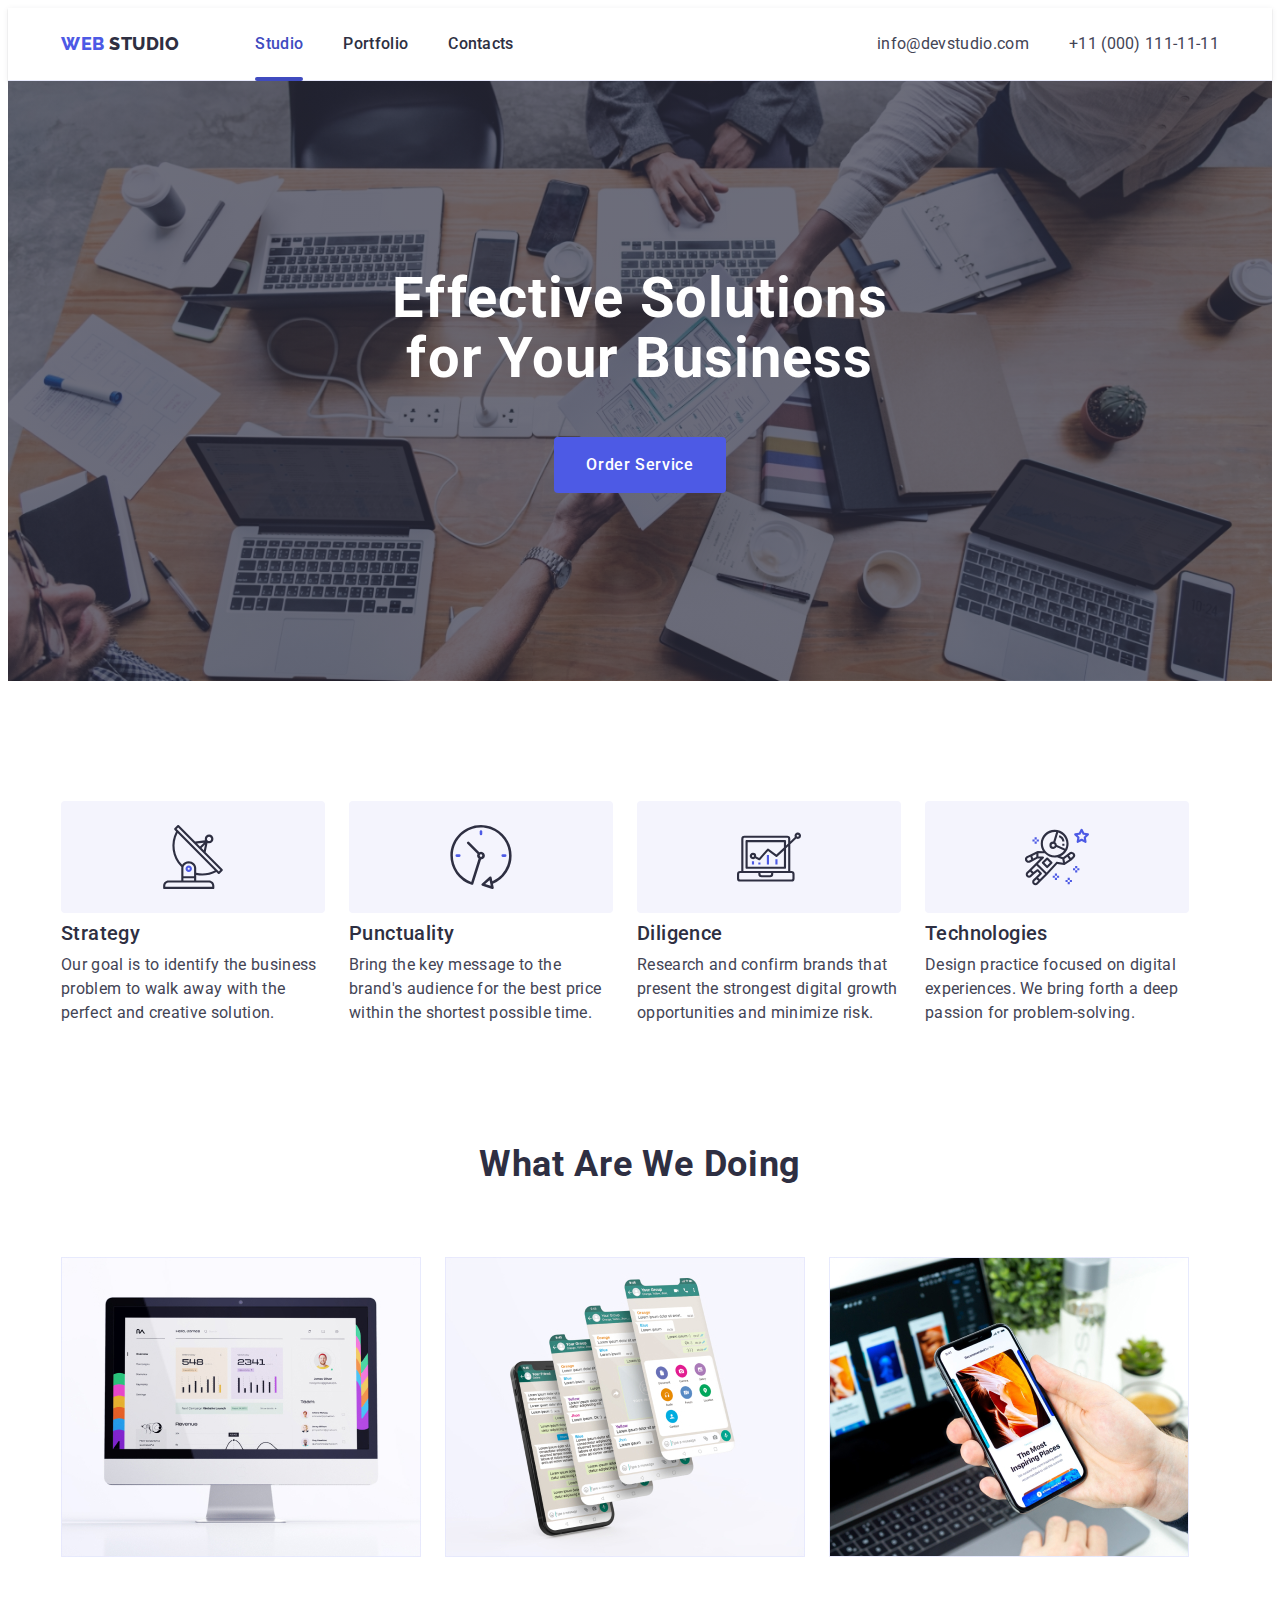
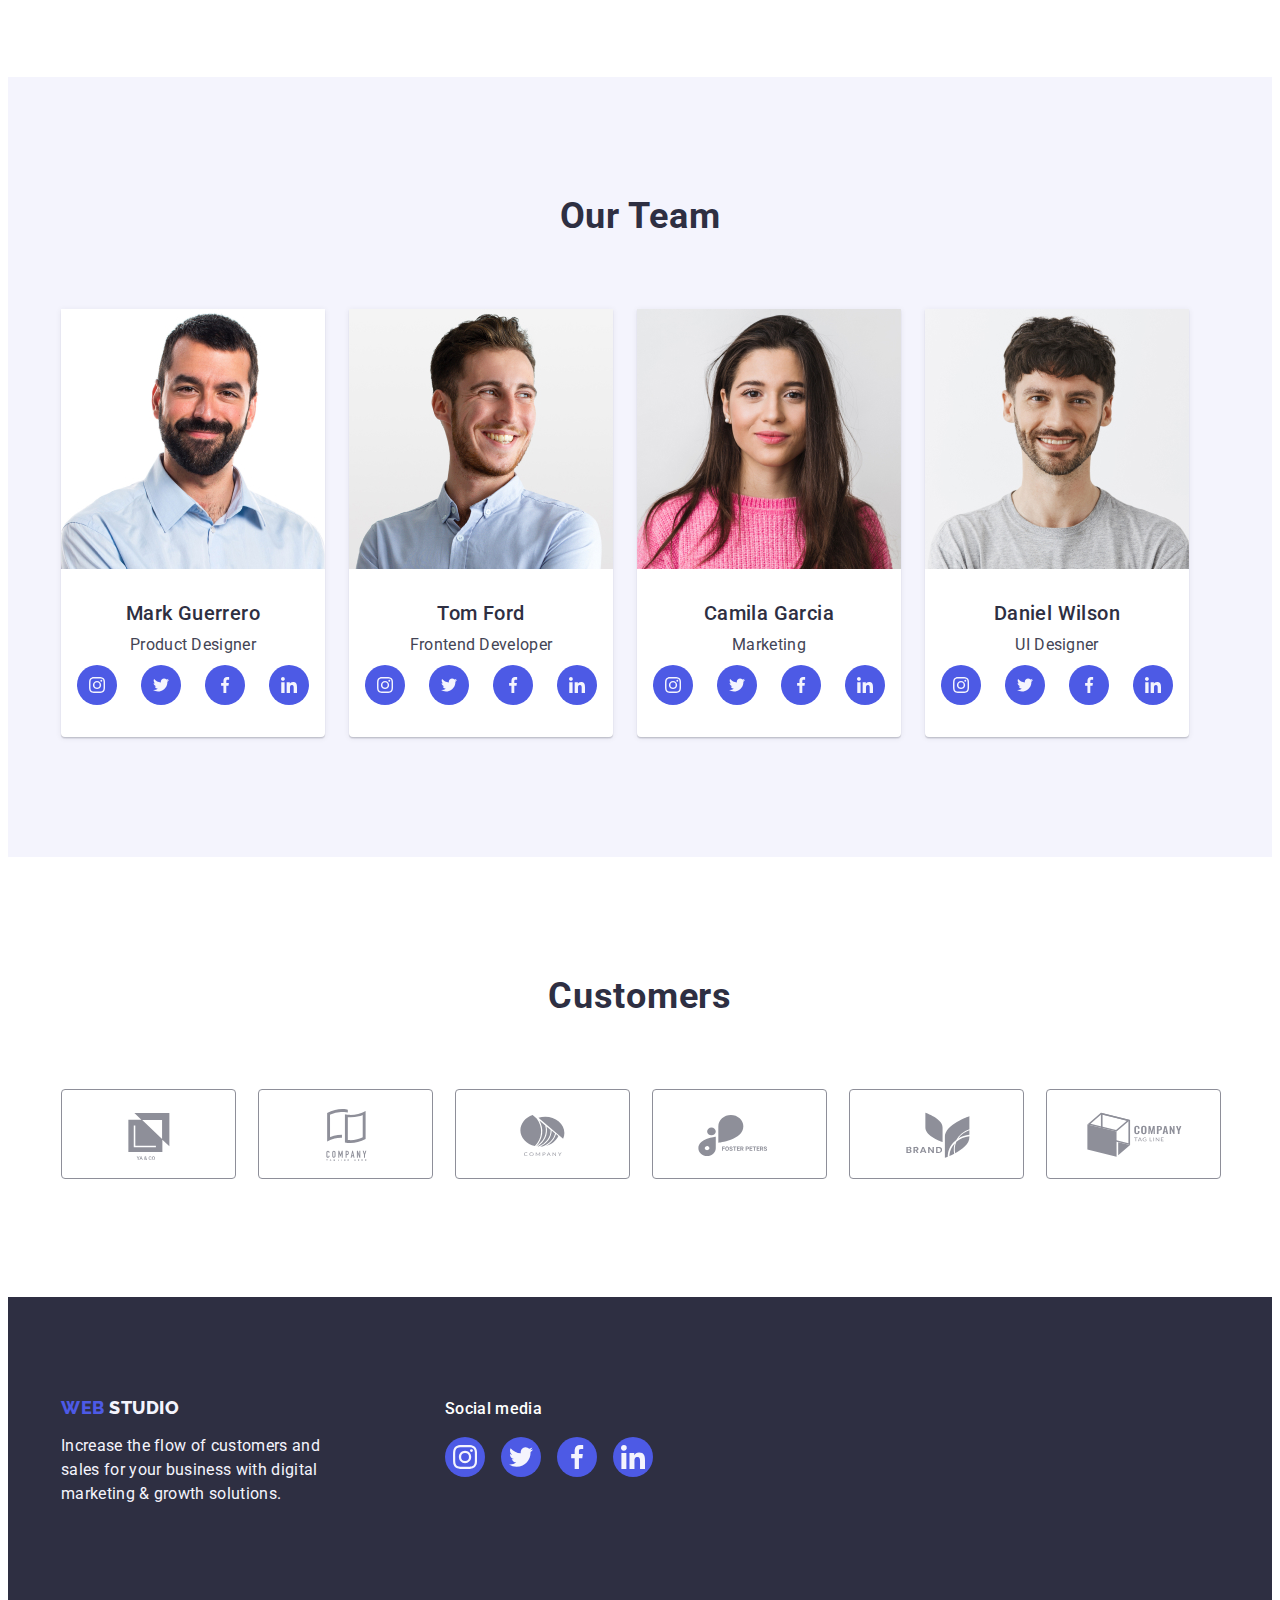
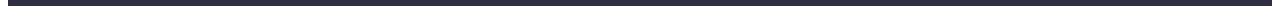
<file: index.html>
<!DOCTYPE html>
<html lang="en">
  <head>
    <meta charset="UTF-8" />
    <meta name="viewport" content="width=device-width, initial-scale=1.0" />
    <title>WebStudio</title>

    <!--links-->
    <link rel="preconnect" href="https://fonts.googleapis.com" />
    <link rel="preconnect" href="https://fonts.gstatic.com" crossorigin />
    <link
      href="https://fonts.googleapis.com/css2?family=Raleway:wght@800&family=Roboto:wght@400;500;700&display=swap"
      rel="stylesheet"
    />
    <link
      rel="stylesheet"
      href="https://cdnjs.cloudflare.com/ajax/libs/modern-normalize/2.0.0/modern-normalize.min.css"
      integrity="sha512-4xo8blKMVCiXpTaLzQSLSw3KFOVPWhm/TRtuPVc4WG6kUgjH6J03IBuG7JZPkcWMxJ5huwaBpOpnwYElP/m6wg=="
      crossorigin="anonymous"
      referrerpolicy="no-referrer"
    />
    <link rel="stylesheet" href="./css/styles.css" />
  </head>
  <body>
    <!--header-->
    <header class="header">
      <div class="container">
        <!--nav-->
        <nav class="navbar">
          <a class="link logo" href="./index.html"
            >Web<span class="logo-dark"> Studio </span>
          </a>
          <ul class="list">
            <li>
              <a class="link navbar-link current" href="./index.html">Studio</a>
            </li>
            <li>
              <a class="link navbar-link" href="./portfolio.html">Portfolio</a>
            </li>
            <li>
              <a class="link navbar-link" href="">Contacts</a>
            </li>
          </ul>
        </nav>
        <address class="address">
          <ul class="list">
            <li>
              <a class="link address-link" href="mailto:info@devstudio.com">
                info@devstudio.com
              </a>
            </li>
            <li>
              <a class="link address-link" href="tel:+110001111111">
                +11 (000) 111-11-11
              </a>
            </li>
          </ul>
        </address>
      </div>
    </header>

    <!--main-->
    <main>
      <!--Effective Solutions for Your Business-->
      <section class="hero">
        <div class="container">
          <h1 class="hero-name">Effective Solutions for Your Business</h1>
          <button class="hero-btn btn" data-modal-open type="button">
            Order Service
          </button>
        </div>
      </section>

      <!--4 blocks of texts-->
      <section class="strategy">
        <div class="container">
          <h2 class="visually-hidden">Strategy</h2>
          <ul class="list">
            <li class="item">
              <div class="icon-container">
                <svg class="icon" width="64" height="64">
                  <use href="./images/icons.svg#icon-antenna"></use>
                </svg>
              </div>
              <h3 class="strategy-name">Strategy</h3>
              <p class="strategy-text">
                Our goal is to identify the business problem to walk away with
                the perfect and creative solution.
              </p>
            </li>
            <li class="item">
              <div class="icon-container">
                <svg class="icon" width="64" height="64">
                  <use href="./images/icons.svg#icon-clock"></use>
                </svg>
              </div>
              <h3 class="strategy-name">Punctuality</h3>
              <p class="strategy-text">
                Bring the key message to the brand's audience for the best price
                within the shortest possible time.
              </p>
            </li>
            <li class="item">
              <div class="icon-container">
                <svg class="icon" width="64" height="64">
                  <use href="./images/icons.svg#icon-diagram"></use>
                </svg>
              </div>
              <h3 class="strategy-name">Diligence</h3>
              <p class="strategy-text">
                Research and confirm brands that present the strongest digital
                growth opportunities and minimize risk.
              </p>
            </li>
            <li class="item">
              <div class="icon-container">
                <svg class="icon" width="64" height="64">
                  <use href="./images/icons.svg#icon-astronaut"></use>
                </svg>
              </div>
              <h3 class="strategy-name">Technologies</h3>
              <p class="strategy-text">
                Design practice focused on digital experiences. We bring forth a
                deep passion for problem-solving.
              </p>
            </li>
          </ul>
        </div>
      </section>

      <!--What are we doing-->
      <section class="what-are-doing">
        <div class="container">
          <h2 class="section-name">What are we doing</h2>
          <ul class="list">
            <li class="item">
              <img
                src="./images/img-1.jpg"
                alt="Mac monitor"
                width="360"
                height="300"
              />
            </li>
            <li class="item">
              <img
                src="./images/img-2.jpg"
                alt="Mobile telephone and screens of it"
                width="360"
                height="300"
              />
            </li>
            <li class="item">
              <img
                src="./images/img-3.jpg"
                alt="Laptop on background and telephone hold in hand"
                width="360"
                height="300"
              />
            </li>
          </ul>
        </div>
      </section>

      <!--our team-->
      <section class="section-our-team">
        <div class="container">
          <h2 class="section-name">Our Team</h2>
          <ul class="list">
            <li class="team-member">
              <img
                class="team-member-photo"
                src="./images/img-1-1.jpg"
                alt="Photo of Mark Guerrero"
                width="264"
                height="260"
              />
              <div class="team-member-textblock">
                <h3 class="team-member-name">Mark Guerrero</h3>
                <p class="team-member-job">Product Designer</p>
                <ul class="team-member-socials">
                  <li class="social-item">
                    <a class="icon-container" href="">
                      <svg class="icon" width="16" height="16">
                        <use href="./images/icons.svg#icon-instagram"></use>
                      </svg>
                    </a>
                  </li>
                  <li class="social-item">
                    <a class="icon-container" href="">
                      <svg class="icon" width="16" height="16">
                        <use href="./images/icons.svg#icon-twitter"></use>
                      </svg>
                    </a>
                  </li>
                  <li class="social-item">
                    <a class="icon-container" href="">
                      <svg class="icon" width="16" height="16">
                        <use href="./images/icons.svg#icon-facebook"></use>
                      </svg>
                    </a>
                  </li>
                  <li class="social-item">
                    <a class="icon-container" href="">
                      <svg class="icon" width="16" height="16">
                        <use href="./images/icons.svg#icon-linkedin"></use>
                      </svg>
                    </a>
                  </li>
                </ul>
              </div>
            </li>
            <li class="team-member">
              <img
                class="team-member-photo"
                src="./images/img-1-2.jpg"
                alt="Photo of Tom Ford"
                width="264"
                height="260"
              />
              <div class="team-member-textblock">
                <h3 class="team-member-name">Tom Ford</h3>
                <p class="team-member-job">Frontend Developer</p>
                <ul class="team-member-socials">
                  <li class="social-item">
                    <a class="icon-container" href="">
                      <svg class="icon" width="16" height="16">
                        <use href="./images/icons.svg#icon-instagram"></use>
                      </svg>
                    </a>
                  </li>
                  <li class="social-item">
                    <a class="icon-container" href="">
                      <svg class="icon" width="16" height="16">
                        <use href="./images/icons.svg#icon-twitter"></use>
                      </svg>
                    </a>
                  </li>
                  <li class="social-item">
                    <a class="icon-container" href="">
                      <svg class="icon" width="16" height="16">
                        <use href="./images/icons.svg#icon-facebook"></use>
                      </svg>
                    </a>
                  </li>
                  <li class="social-item">
                    <a class="icon-container" href="">
                      <svg class="icon" width="16" height="16">
                        <use href="./images/icons.svg#icon-linkedin"></use>
                      </svg>
                    </a>
                  </li>
                </ul>
              </div>
            </li>
            <li class="team-member">
              <img
                class="team-member-photo"
                src="./images/img-1-3.jpg"
                alt="Photo of Camila Garcia"
                width="264"
                height="260"
              />
              <div class="team-member-textblock">
                <h3 class="team-member-name">Camila Garcia</h3>
                <p class="team-member-job">Marketing</p>
                <ul class="team-member-socials">
                  <li class="social-item">
                    <a class="icon-container" href="">
                      <svg class="icon" width="16" height="16">
                        <use href="./images/icons.svg#icon-instagram"></use>
                      </svg>
                    </a>
                  </li>
                  <li class="social-item">
                    <a class="icon-container" href="">
                      <svg class="icon" width="16" height="16">
                        <use href="./images/icons.svg#icon-twitter"></use>
                      </svg>
                    </a>
                  </li>
                  <li class="social-item">
                    <a class="icon-container" href="">
                      <svg class="icon" width="16" height="16">
                        <use href="./images/icons.svg#icon-facebook"></use>
                      </svg>
                    </a>
                  </li>
                  <li class="social-item">
                    <a class="icon-container" href="">
                      <svg class="icon" width="16" height="16">
                        <use href="./images/icons.svg#icon-linkedin"></use>
                      </svg>
                    </a>
                  </li>
                </ul>
              </div>
            </li>
            <li class="team-member">
              <img
                class="team-member-photo"
                src="./images/img-1-4.jpg"
                alt="Photo of Daniel Wilson"
                width="264"
                height="260"
              />
              <div class="team-member-textblock">
                <h3 class="team-member-name">Daniel Wilson</h3>
                <p class="team-member-job">UI Designer</p>
                <ul class="team-member-socials">
                  <li class="social-item">
                    <a class="icon-container" href="">
                      <svg class="icon" width="16" height="16">
                        <use href="./images/icons.svg#icon-instagram"></use>
                      </svg>
                    </a>
                  </li>
                  <li class="social-item">
                    <a class="icon-container" href="">
                      <svg class="icon" width="16" height="16">
                        <use href="./images/icons.svg#icon-twitter"></use>
                      </svg>
                    </a>
                  </li>
                  <li class="social-item">
                    <a class="icon-container" href="">
                      <svg class="icon" width="16" height="16">
                        <use href="./images/icons.svg#icon-facebook"></use>
                      </svg>
                    </a>
                  </li>
                  <li class="social-item">
                    <a class="icon-container" href="">
                      <svg class="icon" width="16" height="16">
                        <use href="./images/icons.svg#icon-linkedin"></use>
                      </svg>
                    </a>
                  </li>
                </ul>
              </div>
            </li>
          </ul>
        </div>
      </section>

      <!--our clients-->
      <section class="customers">
        <div class="container">
          <h2 class="section-name">Customers</h2>
          <ul class="list">
            <li class="customer">
              <a class="icon-thumb" href="">
                <svg class="icon" width="104" height="56">
                  <use href="./images/icons.svg#icon-Client-1"></use>
                </svg>
              </a>
            </li>
            <li class="customer">
              <a class="icon-thumb" href="">
                <svg class="icon" width="104" height="56">
                  <use href="./images/icons.svg#icon-Client-2"></use>
                </svg>
              </a>
            </li>
            <li class="customer">
              <a class="icon-thumb" href="">
                <svg class="icon" width="104" height="56">
                  <use href="./images/icons.svg#icon-Client-3"></use>
                </svg>
              </a>
            </li>
            <li class="customer">
              <a class="icon-thumb" href="">
                <svg class="icon" width="104" height="56">
                  <use href="./images/icons.svg#icon-Client-4"></use>
                </svg>
              </a>
            </li>
            <li class="customer">
              <a class="icon-thumb" href="">
                <svg class="icon" width="104" height="56">
                  <use href="./images/icons.svg#icon-Client-5"></use>
                </svg>
              </a>
            </li>
            <li class="customer">
              <a class="icon-thumb" href="">
                <svg class="icon" width="104" height="56">
                  <use href="./images/icons.svg#icon-Client-6"></use>
                </svg>
              </a>
            </li>
          </ul>
        </div>
      </section>
    </main>

    <!--footer-->
    <footer class="footer">
      <div class="container">
        <div class="logo-container">
          <a class="link logo" href="./index.html"
            >Web<span class="logo-light"> Studio </span>
          </a>
          <p class="footer-text">
            Increase the flow of customers and sales for your business with
            digital marketing & growth solutions.
          </p>
        </div>
        <div>
          <p class="social-media-title">Social media</p>
          <ul class="list-socials">
            <li class="social-item">
              <a class="icon-container" href="">
                <svg class="icon" width="24" height="24">
                  <use href="./images/icons.svg#icon-instagram"></use>
                </svg>
              </a>
            </li>
            <li class="social-item">
              <a class="icon-container" href="">
                <svg class="icon" width="24" height="24">
                  <use href="./images/icons.svg#icon-twitter"></use>
                </svg>
              </a>
            </li>
            <li class="social-item">
              <a class="icon-container" href="">
                <svg class="icon" width="24" height="24">
                  <use href="./images/icons.svg#icon-facebook"></use>
                </svg>
              </a>
            </li>
            <li class="social-item">
              <a class="icon-container" href="">
                <svg class="icon" width="24" height="24">
                  <use href="./images/icons.svg#icon-linkedin"></use>
                </svg>
              </a>
            </li>
          </ul>
        </div>
      </div>
    </footer>

    <!--modal window-->
    <div class="modal-overlay is-hidden" data-modal>
      <div class="modal">
        <button type="button" class="icon-close-container" data-modal-close>
          <svg class="icon" width="8" height="8">
            <use href="./images/icons.svg#icon-close"></use>
          </svg>
        </button>
      </div>
    </div>

    <script src="./js/modal.js"></script>
  </body>
</html>
</file>
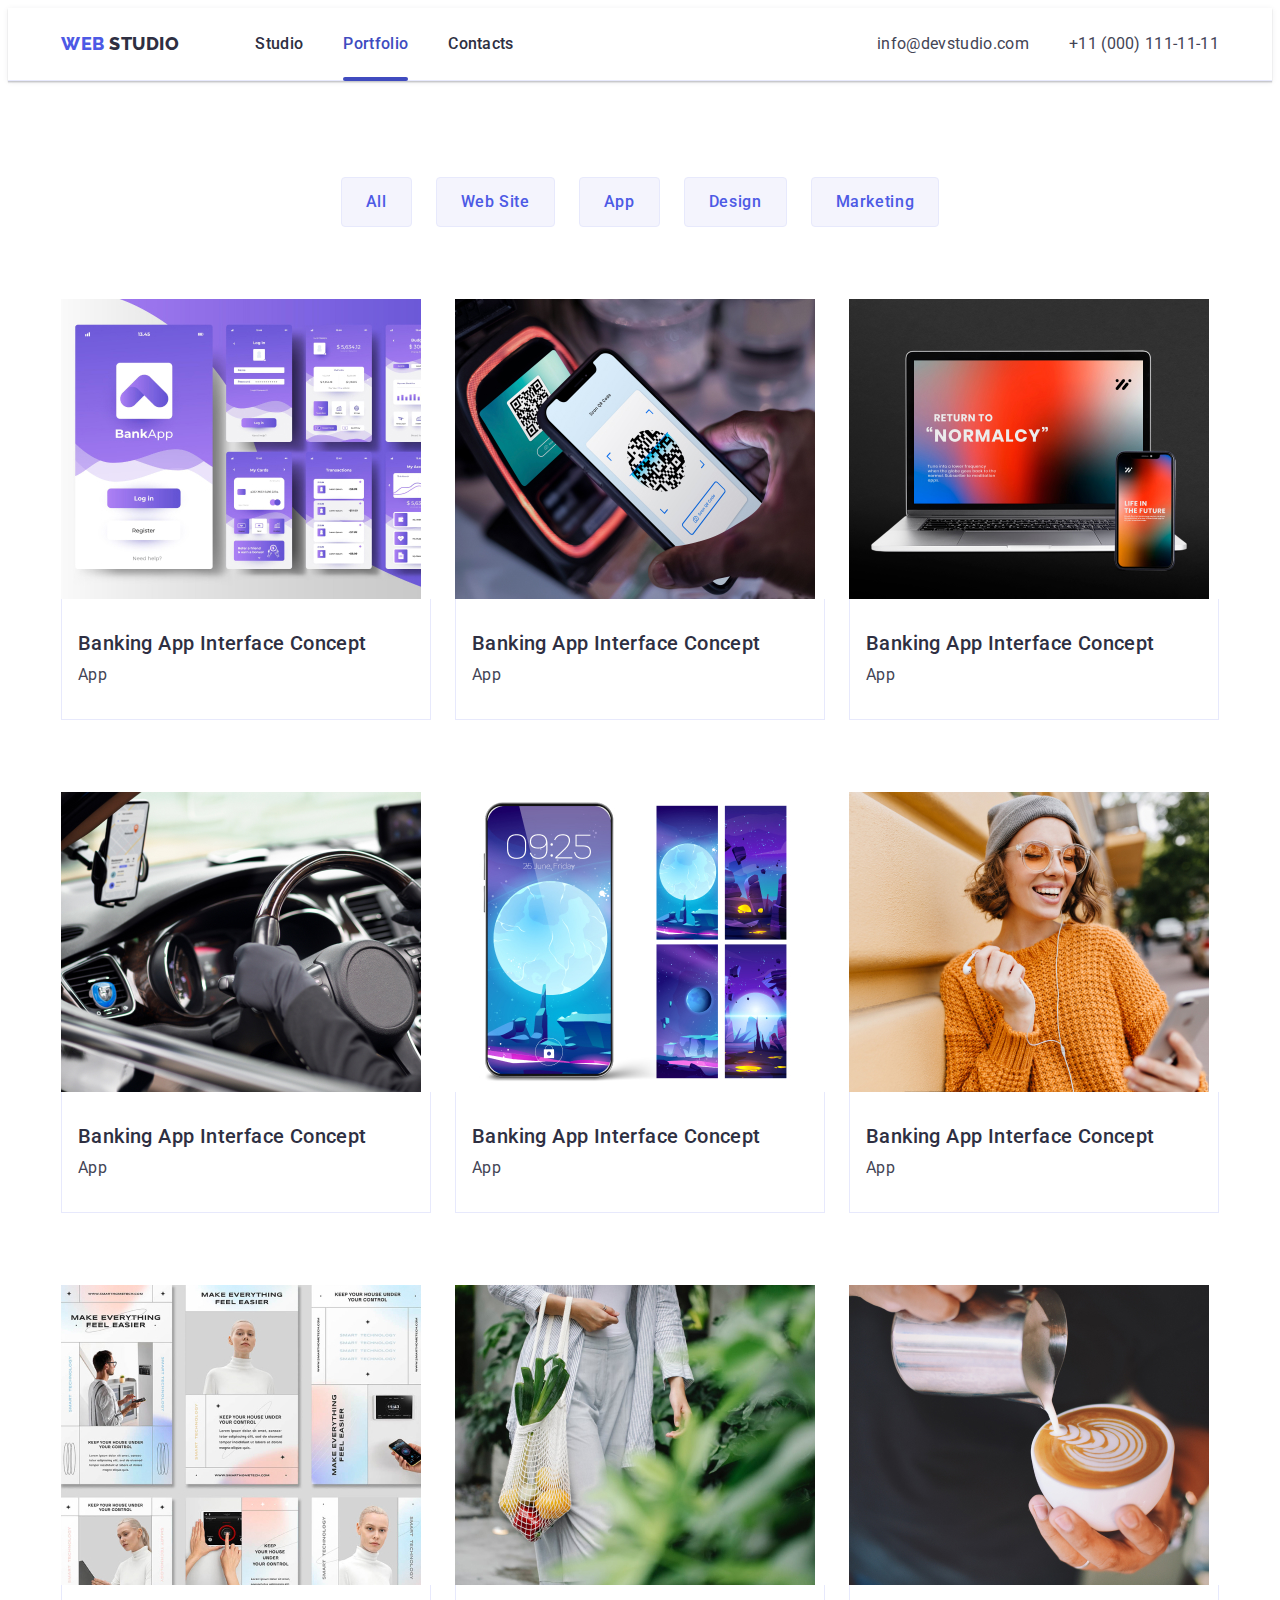
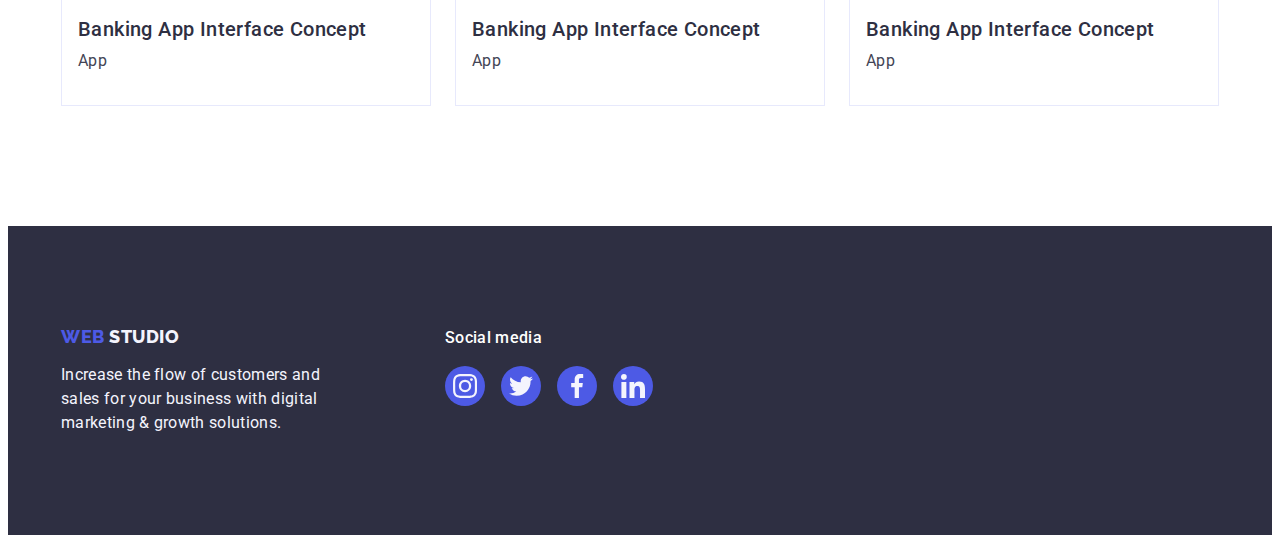
<file: portfolio.html>
<!DOCTYPE html>
<html lang="en">
  <head>
    <meta charset="UTF-8" />
    <meta name="viewport" content="width=device-width, initial-scale=1.0" />
    <title>Portfolio</title>

    <!--links-->
    <link rel="preconnect" href="https://fonts.googleapis.com" />
    <link rel="preconnect" href="https://fonts.gstatic.com" crossorigin />
    <link
      href="https://fonts.googleapis.com/css2?family=Raleway:wght@800&family=Roboto:wght@400;500;700&display=swap"
      rel="stylesheet"
    />
    <link
      rel="stylesheet"
      href="https://cdnjs.cloudflare.com/ajax/libs/modern-normalize/2.0.0/modern-normalize.min.css"
      integrity="sha512-4xo8blKMVCiXpTaLzQSLSw3KFOVPWhm/TRtuPVc4WG6kUgjH6J03IBuG7JZPkcWMxJ5huwaBpOpnwYElP/m6wg=="
      crossorigin="anonymous"
      referrerpolicy="no-referrer"
    />
    <link rel="stylesheet" href="./css/styles.css" />
  </head>
  <body>
    <!--header-->
    <header class="header">
      <div class="container">
        <!--nav-->
        <nav class="navbar">
          <a class="link logo" href="./index.html"
            >Web<span class="logo-dark"> Studio </span>
          </a>
          <ul class="list">
            <li>
              <a class="link navbar-link" href="./index.html">Studio</a>
            </li>
            <li>
              <a class="link navbar-link current" href="./portfolio.html"
                >Portfolio</a
              >
            </li>
            <li>
              <a class="link navbar-link" href="">Contacts</a>
            </li>
          </ul>
        </nav>
        <address class="address">
          <ul class="list">
            <li>
              <a class="link address-link" href="mailto:info@devstudio.com">
                info@devstudio.com
              </a>
            </li>
            <li>
              <a class="link address-link" href="tel:+110001111111">
                +11 (000) 111-11-11
              </a>
            </li>
          </ul>
        </address>
      </div>
    </header>

    <!--main-->
    <main>
      <section class="portfolio">
        <div class="container">
          <h1 class="visually-hidden">Portfolio</h1>
          <ul class="list filters-items">
            <li>
              <button class="btn btn-filter" type="button">All</button>
            </li>
            <li>
              <button class="btn btn-filter" type="button">Web Site</button>
            </li>
            <li>
              <button class="btn btn-filter" type="button">App</button>
            </li>
            <li>
              <button class="btn btn-filter" type="button">Design</button>
            </li>
            <li>
              <button class="btn btn-filter" type="button">Marketing</button>
            </li>
          </ul>
          <ul class="list portfolio-items">
            <li class="project-card">
              <a class="link" href="">
                <div class="card-image-placer">
                  <img
                    src="./images/img-2-1.jpg"
                    alt="Banking App Interface Concept"
                    width="360"
                    height="300"
                  />
                  <p class="hover-text">
                    14 Stylish and User-Friendly App Design Concepts · Task
                    Manager App · Calorie Tracker App · Exotic Fruit Ecommerce
                    App · Cloud Storage App
                  </p>
                </div>
                <div class="project-card-textblock">
                  <h2 class="project-name">Banking App Interface Concept</h2>
                  <p class="project-type">App</p>
                </div>
              </a>
            </li>
            <li class="project-card">
              <a class="link" href="">
                <div class="card-image-placer">
                  <img
                    src="./images/img-2-2.jpg"
                    alt="Cashless Payment"
                    width="360"
                    height="300"
                  />
                  <p class="hover-text">
                    14 Stylish and User-Friendly App Design Concepts · Task
                    Manager App · Calorie Tracker App · Exotic Fruit Ecommerce
                    App · Cloud Storage App
                  </p>
                </div>
                <div class="project-card-textblock">
                  <h2 class="project-name">Banking App Interface Concept</h2>
                  <p class="project-type">App</p>
                </div>
              </a>
            </li>
            <li class="project-card">
              <a class="link" href="">
                <div class="card-image-placer">
                  <img
                    src="./images/img-2-3.jpg"
                    alt="Meditation App"
                    width="360"
                    height="300"
                  />
                  <p class="hover-text">
                    14 Stylish and User-Friendly App Design Concepts · Task
                    Manager App · Calorie Tracker App · Exotic Fruit Ecommerce
                    App · Cloud Storage App
                  </p>
                </div>
                <div class="project-card-textblock">
                  <h2 class="project-name">Banking App Interface Concept</h2>
                  <p class="project-type">App</p>
                </div>
              </a>
            </li>
            <li class="project-card">
              <a class="link" href="">
                <div class="card-image-placer">
                  <img
                    src="./images/img-2-4.jpg"
                    alt="Taxi Service"
                    width="360"
                    height="300"
                  />
                  <p class="hover-text">
                    14 Stylish and User-Friendly App Design Concepts · Task
                    Manager App · Calorie Tracker App · Exotic Fruit Ecommerce
                    App · Cloud Storage App
                  </p>
                </div>
                <div class="project-card-textblock">
                  <h2 class="project-name">Banking App Interface Concept</h2>
                  <p class="project-type">App</p>
                </div>
              </a>
            </li>
            <li class="project-card">
              <a class="link" href="">
                <div class="card-image-placer">
                  <img
                    src="./images/img-2-5.jpg"
                    alt="Screen Illustrations"
                    width="360"
                    height="300"
                  />
                  <p class="hover-text">
                    14 Stylish and User-Friendly App Design Concepts · Task
                    Manager App · Calorie Tracker App · Exotic Fruit Ecommerce
                    App · Cloud Storage App
                  </p>
                </div>
                <div class="project-card-textblock">
                  <h2 class="project-name">Banking App Interface Concept</h2>
                  <p class="project-type">App</p>
                </div>
              </a>
            </li>
            <li class="project-card">
              <a class="link" href="">
                <div class="card-image-placer">
                  <img
                    src="./images/img-2-6.jpg"
                    alt="Online Courses"
                    width="360"
                    height="300"
                  />
                  <p class="hover-text">
                    14 Stylish and User-Friendly App Design Concepts · Task
                    Manager App · Calorie Tracker App · Exotic Fruit Ecommerce
                    App · Cloud Storage App
                  </p>
                </div>
                <div class="project-card-textblock">
                  <h2 class="project-name">Banking App Interface Concept</h2>
                  <p class="project-type">App</p>
                </div>
              </a>
            </li>
            <li class="project-card">
              <a class="link" href="">
                <div class="card-image-placer">
                  <img
                    src="./images/img-2-7.jpg"
                    alt="Instagram Stories Concept"
                    width="360"
                    height="300"
                  />
                  <p class="hover-text">
                    14 Stylish and User-Friendly App Design Concepts · Task
                    Manager App · Calorie Tracker App · Exotic Fruit Ecommerce
                    App · Cloud Storage App
                  </p>
                </div>
                <div class="project-card-textblock">
                  <h2 class="project-name">Banking App Interface Concept</h2>
                  <p class="project-type">App</p>
                </div>
              </a>
            </li>
            <li class="project-card">
              <a class="link" href="">
                <div class="card-image-placer">
                  <img
                    src="./images/img-2-8.jpg"
                    alt="Organic Food"
                    width="360"
                    height="300"
                  />
                  <p class="hover-text">
                    14 Stylish and User-Friendly App Design Concepts · Task
                    Manager App · Calorie Tracker App · Exotic Fruit Ecommerce
                    App · Cloud Storage App
                  </p>
                </div>
                <div class="project-card-textblock">
                  <h2 class="project-name">Banking App Interface Concept</h2>
                  <p class="project-type">App</p>
                </div>
              </a>
            </li>
            <li class="project-card">
              <a class="link" href="">
                <div class="card-image-placer">
                  <img
                    src="./images/img-2-9.jpg"
                    alt="Fresh Coffee"
                    width="360"
                    height="300"
                  />
                  <p class="hover-text">
                    14 Stylish and User-Friendly App Design Concepts · Task
                    Manager App · Calorie Tracker App · Exotic Fruit Ecommerce
                    App · Cloud Storage App
                  </p>
                </div>
                <div class="project-card-textblock">
                  <h2 class="project-name">Banking App Interface Concept</h2>
                  <p class="project-type">App</p>
                </div>
              </a>
            </li>
          </ul>
        </div>
      </section>
    </main>

    <!--footer-->
    <footer class="footer">
      <div class="container">
        <div class="logo-container">
          <a class="link logo" href="./index.html"
            >Web<span class="logo-light"> Studio </span>
          </a>
          <p class="footer-text">
            Increase the flow of customers and sales for your business with
            digital marketing & growth solutions.
          </p>
        </div>
        <div>
          <p class="social-media-title">Social media</p>
          <ul class="list-socials">
            <li class="social-item">
              <a class="icon-container" href="">
                <svg class="icon" width="24" height="24">
                  <use href="./images/icons.svg#icon-instagram"></use>
                </svg>
              </a>
            </li>
            <li class="social-item">
              <a class="icon-container" href="">
                <svg class="icon" width="24" height="24">
                  <use href="./images/icons.svg#icon-twitter"></use>
                </svg>
              </a>
            </li>
            <li class="social-item">
              <a class="icon-container" href="">
                <svg class="icon" width="24" height="24">
                  <use href="./images/icons.svg#icon-facebook"></use>
                </svg>
              </a>
            </li>
            <li class="social-item">
              <a class="icon-container" href="">
                <svg class="icon" width="24" height="24">
                  <use href="./images/icons.svg#icon-linkedin"></use>
                </svg>
              </a>
            </li>
          </ul>
        </div>
      </div>
    </footer>
  </body>
</html>
</file>
<file: css/styles.css>
:root {
  --color-primary-brand: #4d5ae5;
  --color-pressed-state: #404bbf;
  --color-dark: #2e2f42;
  --color-success: #31d0aa;
  --color-text: #434455;
  --color-subtle-text: #8e8f99;
  --color-accent: #e7e9fc;
  --color-light: #f4f4fd;
  --color-modal-overlay: #2e2f42;
  --color-hero-background: #2e2f42;
  --color-white-background: #ffffff;
  --color-modal-background: #fcfcfc;
  --transition-settings: 250ms cubic-bezier(0.4, 0, 0.2, 1);
}

/** 

MAIN NORMALIZE

COMMON CLASSES

**/

body {
  background-color: var(--color-white-background);
  color: var(--color-text);
  font-family: 'Roboto', sans-serif;
}

address {
  font-style: normal;
}

img {
  display: block;
  max-width: 100%;
  height: auto;
}

h1,
h2,
h3,
h4,
h5,
h6,
p,
ul {
  margin: 0;
  padding-left: 0;
}

ul {
  list-style-type: none;
}

.visually-hidden {
  position: absolute;
  width: 1px;
  height: 1px;
  margin: -1px;
  border: 0;
  padding: 0;
  white-space: nowrap;
  clip-path: inset(100%);
  clip: rect(0 0 0 0);
  overflow: hidden;
}

.container {
  max-width: 1158px;
  padding: 0 15px;
  margin: 0 auto;
}

.list {
  list-style-type: none;
}

.link {
  text-decoration: none;
}

.link.navbar-link,
.link.address-link {
  padding: 24px 0px;
  display: inline-block;
  transition: color var(--transition-settings);
}

.list .link:hover,
.list .link:focus,
.link:hover,
.link:focus {
  color: var(--color-pressed-state);
}

.btn {
  font-family: inherit;
  font-family: 'Roboto', sans-serif;
  cursor: pointer;
  transition: background-color var(--transition-settings),
    color var(--transition-settings);
}

.hero .btn:hover,
.hero .btn:focus,
.list .btn:hover,
.list .btn:focus,
.btn:hover,
.btn:focus {
  background-color: var(--color-pressed-state);
  color: var(--color-modal-background);
}

/** 

HEADER

**/

.header {
  border-bottom: 1px solid var(--color-accent);
  box-shadow: 0px 1px 6px 0px rgba(46, 47, 66, 0.08),
    0px 1px 1px 0px rgba(46, 47, 66, 0.16),
    0px 2px 1px 0px rgba(46, 47, 66, 0.08);
}

.header > .container {
  display: flex;
  flex-direction: row;
  justify-content: space-between;
}

.header .navbar,
.header .address {
  display: flex;
  flex-direction: row;
  align-items: center;
}

.header .navbar {
  padding-left: calc((156px - 15px) - ((1440px - 1158px) / 2));
}

.header .address {
  padding-right: calc((156px - 15px) - ((1440px - 1158px) / 2));
}

.header .container .list {
  display: flex;
  flex-direction: row;
  gap: 40px;
}

.logo {
  color: var(--color-primary-brand);
  font-family: 'Raleway', sans-serif;
  font-size: 18px;
  font-style: normal;
  font-weight: 800;
  line-height: 1.17;
  letter-spacing: 0.54px;
  text-transform: uppercase;
  align-self: center;
  display: inline-block;
  margin-right: 76px;
}

.logo-dark {
  color: var(--color-dark);
}

.navbar-link {
  color: var(--color-dark);
  font-size: 16px;
  font-style: normal;
  font-weight: 500;
  line-height: 1.5;
  letter-spacing: 0.32px;
  position: relative;
}

.address .address-link {
  color: var(--color-text);
  font-size: 16px;
  font-weight: 400;
  line-height: 1.5;
  letter-spacing: 0.32px;
}

.current {
  color: var(--color-pressed-state);
}

.navbar-link::after {
  opacity: 0;
  position: absolute;
  bottom: -1px;
  left: 0;
  content: '';
  display: block;
  width: 100%;
  height: 4px;
  background-color: var(--color-pressed-state);
  opacity: 0;
  transition: opacity var(--transition-settings);
  border-radius: 2px;
}

.current::after {
  position: absolute;
  bottom: -1px;
  left: 0;
  content: '';
  display: block;
  width: 100%;
  height: 4px;
  background-color: var(--color-pressed-state);
  opacity: 1;
  border-radius: 2px;
}

.navbar-link:hover::after {
  opacity: 1;
}

/** 

MAIN

**/

.hero {
  background-color: var(--color-hero-background);
  background-image: linear-gradient(
      rgba(46, 47, 66, 0.7),
      rgba(46, 47, 66, 0.7)
    ),
    url(../images/hero-bg.jpeg);
  background-repeat: no-repeat;
  background-position: center;
  background-size: cover;
  font-style: normal;
  text-align: center;
  padding: 188px 0px;
  max-width: 1440px;
  margin: 0 auto;
}

.hero .hero-name {
  color: var(--color-white-background);
  font-size: 56px;
  font-weight: 700;
  line-height: 1.07;
  letter-spacing: 1.12px;
  max-width: 496px;
  margin: 0 auto;
  margin-bottom: 48px;
}

.hero .hero-btn {
  background-color: var(--color-primary-brand);
  color: var(--color-white-background);
  font-size: 16px;
  font-weight: 500;
  line-height: 1.5;
  letter-spacing: 0.64px;

  display: block;
  padding: 16px 32px;
  min-width: 169px;
  height: 56px;
  border: none;
  border-radius: 4px;
  margin: 0 auto;
  transition: background-color var(--transition-settings);
}

.strategy {
  font-style: normal;

  padding: 120px 0px;
}

.strategy .container .list {
  display: flex;
  flex-direction: row;
  gap: 24px;
}

.strategy .container .item {
  flex-basis: 264px;
  display: block;
  width: calc((100% - 72px) / 4);
}

.strategy .icon-container {
  display: flex;
  align-items: center;
  justify-content: center;
  width: 264px;
  height: 112px;
  flex-shrink: 0;
  margin-bottom: 8px;

  border-radius: 4px;
  background: var(--color-light);
}

.strategy .strategy-name {
  color: var(--color-dark);
  font-size: 20px;
  font-weight: 500;
  line-height: 1.2;
  letter-spacing: 0.4px;

  margin-bottom: 8px;
}

.strategy .strategy-text {
  color: var(--slate, #434455);
  font-size: 16px;
  font-weight: 400;
  line-height: 1.5;
  letter-spacing: 0.32px;
}

.what-are-doing {
  padding: 120px 0px;
  padding-top: 0px;
}

.container .list {
  display: flex;
  flex-direction: row;
  gap: 24px;
}

.section-name {
  color: var(--color-dark);
  text-align: center;
  font-size: 36px;
  font-weight: 700;
  line-height: 1.11;
  letter-spacing: 0.02em;
  text-transform: capitalize;

  margin-bottom: 72px;
}

.section-our-team {
  background-color: var(--color-light);

  padding: 120px 0px;
}

.team-member {
  text-align: center;
  font-style: normal;
  background-color: var(--color-white-background);

  border-radius: 0px 0px 4px 4px;
  box-shadow: 0px 2px 1px 0px rgba(46, 47, 66, 0.08),
    0px 1px 1px 0px rgba(46, 47, 66, 0.16),
    0px 1px 6px 0px rgba(46, 47, 66, 0.08);
}

.team-member .team-member-name {
  color: var(--color-dark);
  font-size: 20px;
  font-weight: 500;
  line-height: 1.2;
  letter-spacing: 0.4px;

  margin-bottom: 8px;
}

.team-member .team-member-job {
  font-size: 16px;
  font-weight: 400;
  line-height: 1.5;
  letter-spacing: 0.32px;

  margin-bottom: 8px;
}

.team-member-textblock {
  padding: 32px 0px;
}

.team-member .team-member-socials {
  display: flex;
  justify-content: center;
  gap: 24px;
}

.list-socials .icon-container,
.team-member .team-member-socials .icon-container {
  width: 40px;
  height: 40px;
  border-radius: 50%;
  background-color: var(--color-primary-brand);
  display: flex;
  justify-content: center;
  align-items: center;
  color: var(--color-white-background);
  transition: background-color var(--transition-settings);
  cursor: pointer;
}

.team-member .team-member-socials .icon-container:hover,
.team-member .team-member-socials .icon-container:focus {
  background-color: var(--color-pressed-state);
}

.team-member .team-member-socials .icon-container .icon {
  fill: var(--color-light);
}

.customer {
  width: calc((100% - 120px) / 6);
  height: 88px;
}

.customers {
  padding: 120px 0px;
}

.customers .container .list {
  display: flex;
  flex-direction: row;
  gap: 24px;
}

.customers .icon-thumb {
  display: flex;
  justify-content: center;
  align-items: center;
  border: 1px solid var(--color-subtle-text);
  color: var(--color-subtle-text);
  border-radius: 4px;
  width: 100%;
  height: 100%;
  transition: border-color var(--transition-settings),
    color var(--transition-settings);
}

.customers .icon-thumb:hover,
.customers .icon-thumb:focus {
  border-color: var(--color-pressed-state);
  color: var(--color-pressed-state);
}

.customers .container .icon-thumb .icon {
  fill: currentColor;
}

/** 
Portfolio
**/

.portfolio {
  padding: 96px 0px 120px 0px;
}

.filters-items {
  display: flex;
  flex-direction: row;
  justify-content: center;
  gap: 24px;
  margin-bottom: 72px;
}

.btn-filter {
  color: var(--color-primary-brand);
  background-color: var(--color-light);
  font-size: 16px;
  font-style: normal;
  font-weight: 500;
  line-height: 1.5;
  letter-spacing: 0.04em;

  border-radius: 4px;
  border: 1px solid var(--color-accent);
  padding: 12px 24px;
  transition: color var(--transition-settings),
    background-color var(--transition-settings),
    border-color var(--transition-settings),
    box-shadow var(--transition-settings);
}

.btn-filter.btn:hover,
.btn-filter.btn:focus {
  background-color: var(--color-pressed-state);
  color: var(--color-white-background);
  box-shadow: 0px 2px 2px 0px rgba(0, 0, 0, 0.12),
    0px 2px 1px 0px rgba(0, 0, 0, 0.08), 0px 3px 1px 0px rgba(0, 0, 0, 0.1);
  border: 1px solid transparent;
}

.btn-filter.active {
  background-color: var(--color-pressed-state);
}

.portfolio-items {
  display: flex;
  flex-wrap: wrap;
  column-gap: 24px;
}

.portfolio-items .project-card {
  font-style: normal;
  flex-basis: calc((100% - 24px * 2) / 3);
  gap: 32px;

  background-color: var(--color-white-background);
  margin-bottom: 48px;
}

.portfolio-items .project-card:nth-last-child(1),
.portfolio-items .project-card:nth-last-child(2),
.portfolio-items .project-card:nth-last-child(3) {
  margin-bottom: 0px;
}

.project-card > .link {
  display: block;
  transition: box-shadow var(--transition-settings);
}

.project-card > .link:hover,
.project-card > .link:focus {
  box-shadow: 0px 1px 6px rgba(46, 47, 66, 0.08),
    0px 1px 1px rgba(46, 47, 66, 0.16), 0px 2px 1px rgba(46, 47, 66, 0.08);
}

.project-card-textblock {
  padding: 32px 16px;

  border-bottom: 1px solid var(--color-accent);
  border-right: 1px solid var(--color-accent);
  border-left: 1px solid var(--color-accent);
}

.project-card .project-name {
  color: var(--color-dark);
  font-size: 20px;
  font-weight: 500;
  line-height: 1.2;
  letter-spacing: 0.4px;
  margin-bottom: 8px;
}

.project-card .project-type {
  color: var(--color-text);
  font-size: 16px;
  font-weight: 400;
  line-height: 1.5;
  letter-spacing: 0.32px;
}

.project-card .card-image-placer {
  position: relative;
  overflow: hidden;
}

.project-card .hover-text {
  position: absolute;
  bottom: 0;
  left: 0;
  background-color: var(--color-primary-brand);
  width: 100%;
  height: 100%;
  overflow: hidden;
  padding: 40px 32px;
  color: var(--color-light);
  line-height: 1.5;
  letter-spacing: 0.02em;

  transform: translateY(100%);
  transition: transform var(--transition-settings);
}

.project-card .link:hover .hover-text,
.project-card .link:focus .hover-text {
  transform: translateY(0%);
}

/** 

FOOTER

**/

.footer {
  background-color: var(--color-modal-overlay);
  padding: 100px 0px;
  color: var(--color-white-background);
}

.footer .logo {
  margin-bottom: 16px;
}

.footer .logo-light {
  color: var(--color-light);
}

.footer .footer-text {
  color: var(--color-light);
  font-size: 16px;
  font-weight: 400;
  line-height: 1.5;
  letter-spacing: 0.32px;
  width: 264px;
}

.footer .container {
  display: flex;
  flex-direction: row;
  align-items: baseline;
}

.footer .logo-container {
  margin-right: 120px;
}

.footer .social-media-title {
  /* Body Medium */
  font-size: 16px;
  font-style: normal;
  font-weight: 500;
  line-height: 1.5;
  letter-spacing: 0.02em;
  margin-bottom: 16px;
  color: var(--color-white-background);
}

.footer .list-socials {
  display: flex;
  flex-direction: row;
  gap: 16px;
}

.footer .icon-container:hover,
.footer .icon-container:focus {
  background-color: var(--color-success);
}

.footer .list-socials .icon-container .icon {
  fill: var(--color-light);
}

/*

Modal window

*/

.modal-overlay {
  position: fixed;
  top: 0;
  left: 0;
  z-index: 1000;
  width: 100%;
  height: 100%;
  flex-shrink: 0;
  background: rgba(46, 47, 66, 0.4);
  transition: opacity var(--transition-settings),
    visibility var(--transition-settings);
}

.modal {
  position: absolute;
  top: 50%;
  left: 50%;
  z-index: 1001;
  width: 408px;
  min-height: 584px;
  transform: translate(-50%, -50%);

  border-radius: 4px;
  box-shadow: 0px 2px 1px 0px rgba(0, 0, 0, 0.2),
    0px 1px 3px 0px rgba(0, 0, 0, 0.12), 0px 1px 1px 0px rgba(0, 0, 0, 0.14);
  flex-shrink: 0;
  background-color: var(--color-modal-background);

  scale: 1;
  transition: transform var(--transition-settings);
}

.is-hidden {
  visibility: hidden;
  opacity: 0;
  pointer-events: none;
}

.is-hidden .modal {
  scale: 0;
}

.icon-close-container {
  position: absolute;
  top: 24px;
  right: 24px;
  width: 24px;
  height: 24px;
  flex-shrink: 0;
  background-color: var(--color-accent);
  stroke-width: 1px;
  stroke: rgba(0, 0, 0, 0.1);
  border-radius: 50%;
  display: flex;
  justify-content: center;
  align-items: center;
  border: 1px solid rgba(0, 0, 0, 0.1);
  padding: 0px;
  cursor: pointer;
  transition: background-color var(--transition-settings),
    border var(--transition-settings);
  color: var(--color-modal-overlay);
}

.icon-close-container:hover,
.icon-close-container:focus {
  background-color: var(--color-pressed-state);
  border: 1px solid var(--color-pressed-state);
  color: var(--color-white-background);
  border: none;
}

.icon-close-container .icon {
  fill: currentColor;
  transition: fill var(--transition-settings);
}
</file>
